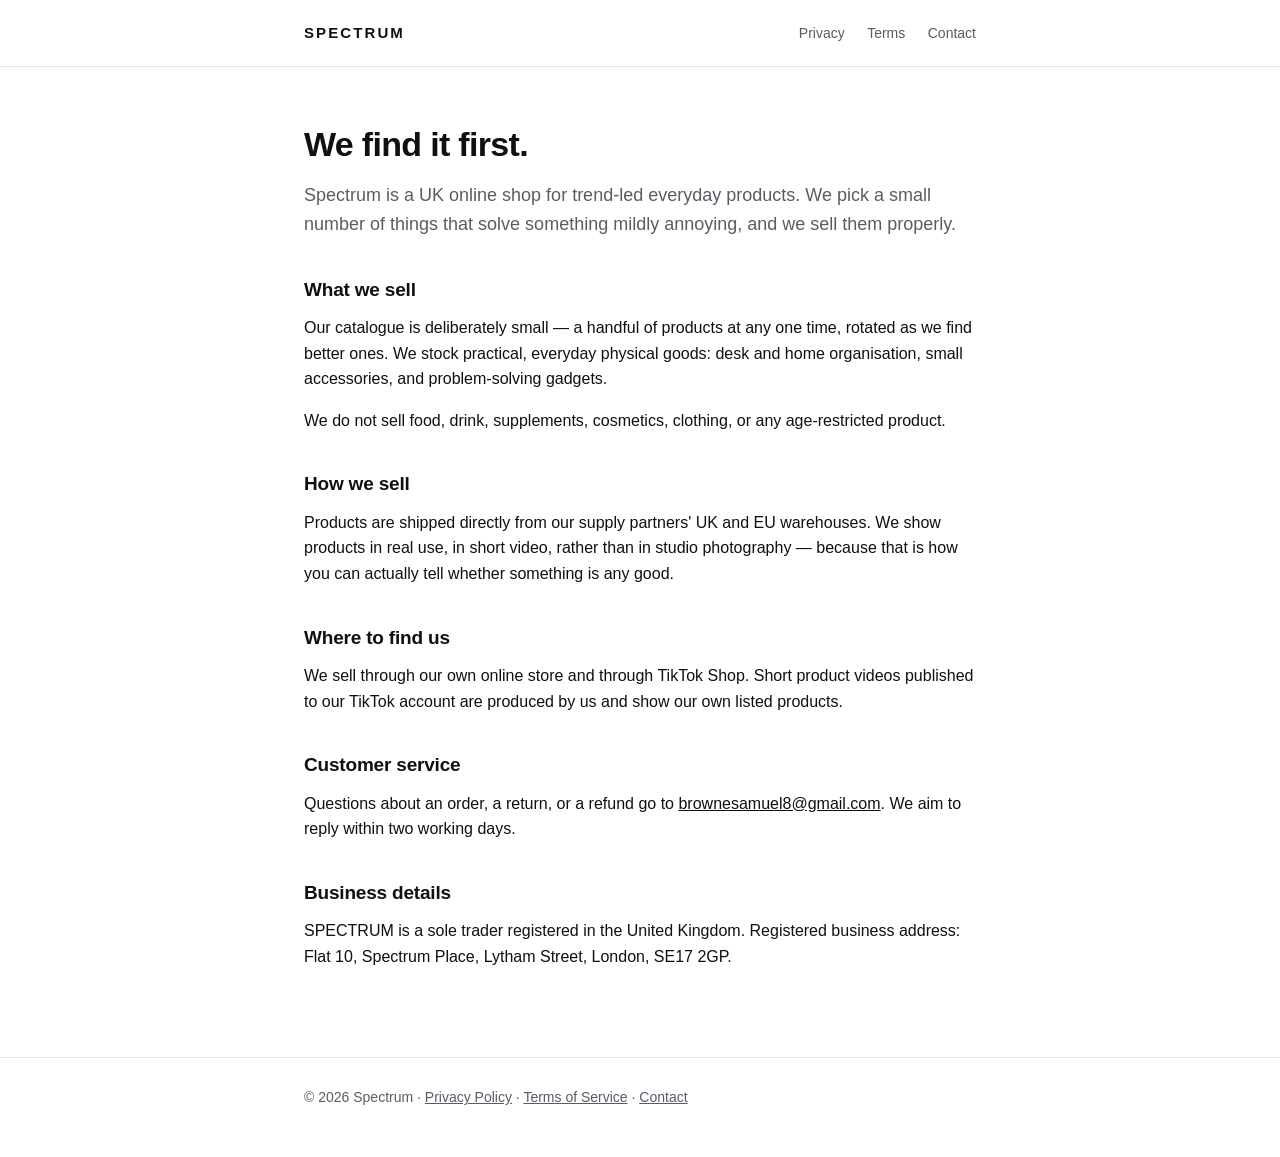
<file: index.html>
<!DOCTYPE html>
<html lang="en-GB">
<head>
<meta charset="utf-8">
<meta name="viewport" content="width=device-width, initial-scale=1">
<title>Spectrum — trend-led essentials</title>
<meta name="description" content="Spectrum is a UK trend-led online shop. We find the product people are about to want, and we get there first.">
<link rel="stylesheet" href="style.css">
</head>
<body>

<header class="site">
  <div class="wrap">
    <a class="logo" href="/">Spectrum</a>
    <nav>
      <a href="/privacy.html">Privacy</a>
      <a href="/terms.html">Terms</a>
      <a href="/contact.html">Contact</a>
    </nav>
  </div>
</header>

<main>
  <div class="wrap">
    <h1>We find it first.</h1>
    <p class="lede">Spectrum is a UK online shop for trend-led everyday products. We pick a small number of things that solve something mildly annoying, and we sell them properly.</p>

    <h2>What we sell</h2>
    <p>Our catalogue is deliberately small — a handful of products at any one time, rotated as we find better ones. We stock practical, everyday physical goods: desk and home organisation, small accessories, and problem-solving gadgets.</p>
    <p>We do not sell food, drink, supplements, cosmetics, clothing, or any age-restricted product.</p>

    <h2>How we sell</h2>
    <p>Products are shipped directly from our supply partners' UK and EU warehouses. We show products in real use, in short video, rather than in studio photography — because that is how you can actually tell whether something is any good.</p>

    <h2>Where to find us</h2>
    <p>We sell through our own online store and through TikTok Shop. Short product videos published to our TikTok account are produced by us and show our own listed products.</p>

    <h2>Customer service</h2>
    <p>Questions about an order, a return, or a refund go to <a href="mailto:brownesamuel8@gmail.com">brownesamuel8@gmail.com</a>. We aim to reply within two working days.</p>

    <h2>Business details</h2>
    <p>SPECTRUM is a sole trader registered in the United Kingdom. Registered business address: Flat 10, Spectrum Place, Lytham Street, London, SE17 2GP.</p>
  </div>
</main>

<footer class="site">
  <div class="wrap">
    &copy; 2026 Spectrum &middot;
    <a href="/privacy.html">Privacy Policy</a> &middot;
    <a href="/terms.html">Terms of Service</a> &middot;
    <a href="/contact.html">Contact</a>
  </div>
</footer>

</body>
</html>
</file>
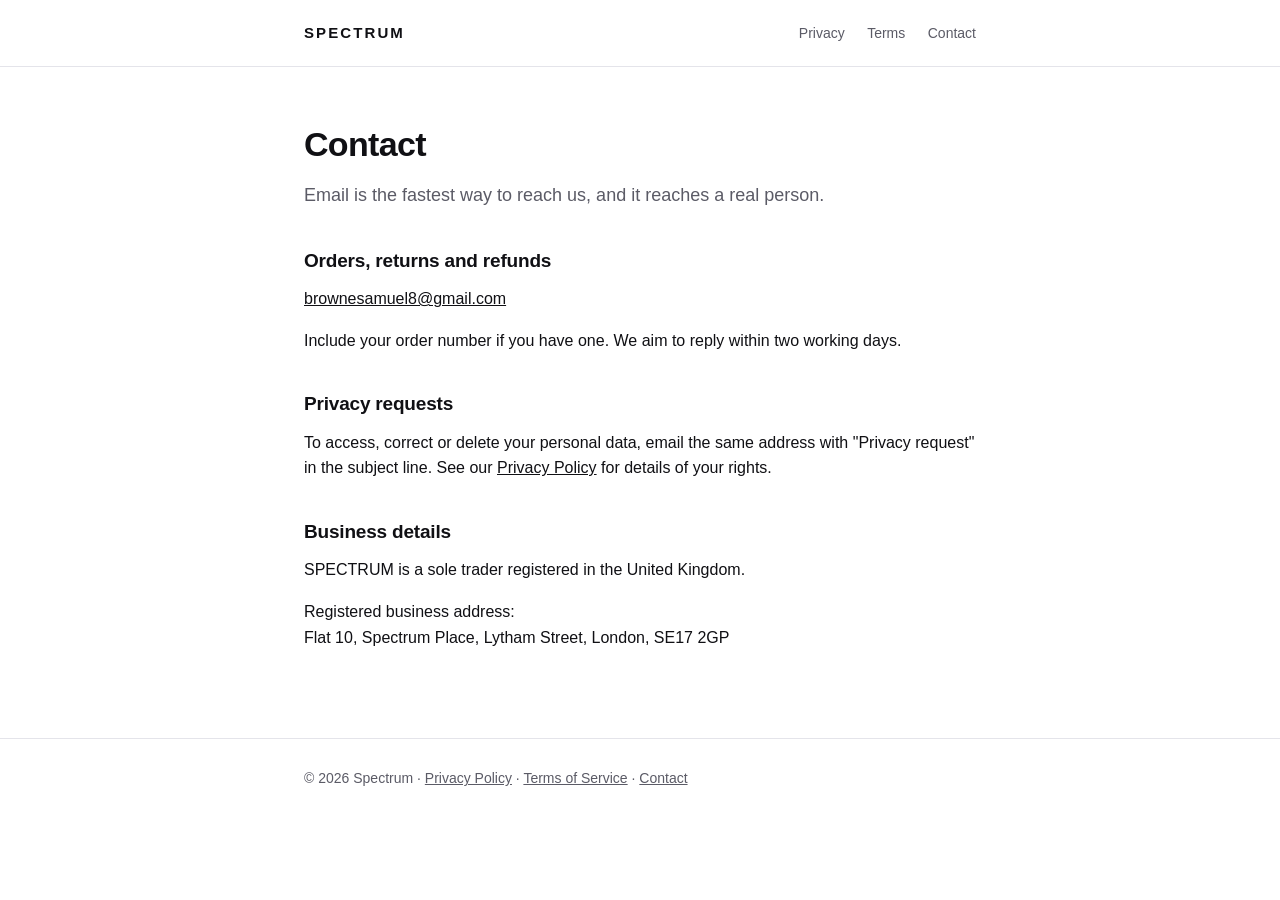
<file: contact.html>
<!DOCTYPE html>
<html lang="en-GB">
<head>
<meta charset="utf-8">
<meta name="viewport" content="width=device-width, initial-scale=1">
<title>Contact — Spectrum</title>
<meta name="description" content="How to contact Spectrum about an order, return or privacy request.">
<link rel="stylesheet" href="style.css">
</head>
<body>

<header class="site">
  <div class="wrap">
    <a class="logo" href="/">Spectrum</a>
    <nav>
      <a href="/privacy.html">Privacy</a>
      <a href="/terms.html">Terms</a>
      <a href="/contact.html">Contact</a>
    </nav>
  </div>
</header>

<main>
  <div class="wrap">
    <h1>Contact</h1>
    <p class="lede">Email is the fastest way to reach us, and it reaches a real person.</p>

    <h2>Orders, returns and refunds</h2>
    <p><a href="mailto:brownesamuel8@gmail.com">brownesamuel8@gmail.com</a></p>
    <p>Include your order number if you have one. We aim to reply within two working days.</p>

    <h2>Privacy requests</h2>
    <p>To access, correct or delete your personal data, email the same address with "Privacy request" in the subject line. See our <a href="/privacy.html">Privacy Policy</a> for details of your rights.</p>

    <h2>Business details</h2>
    <p>SPECTRUM is a sole trader registered in the United Kingdom.</p>
    <p>Registered business address:<br>Flat 10, Spectrum Place, Lytham Street, London, SE17 2GP</p>
  </div>
</main>

<footer class="site">
  <div class="wrap">
    &copy; 2026 Spectrum &middot;
    <a href="/privacy.html">Privacy Policy</a> &middot;
    <a href="/terms.html">Terms of Service</a> &middot;
    <a href="/contact.html">Contact</a>
  </div>
</footer>

</body>
</html>
</file>
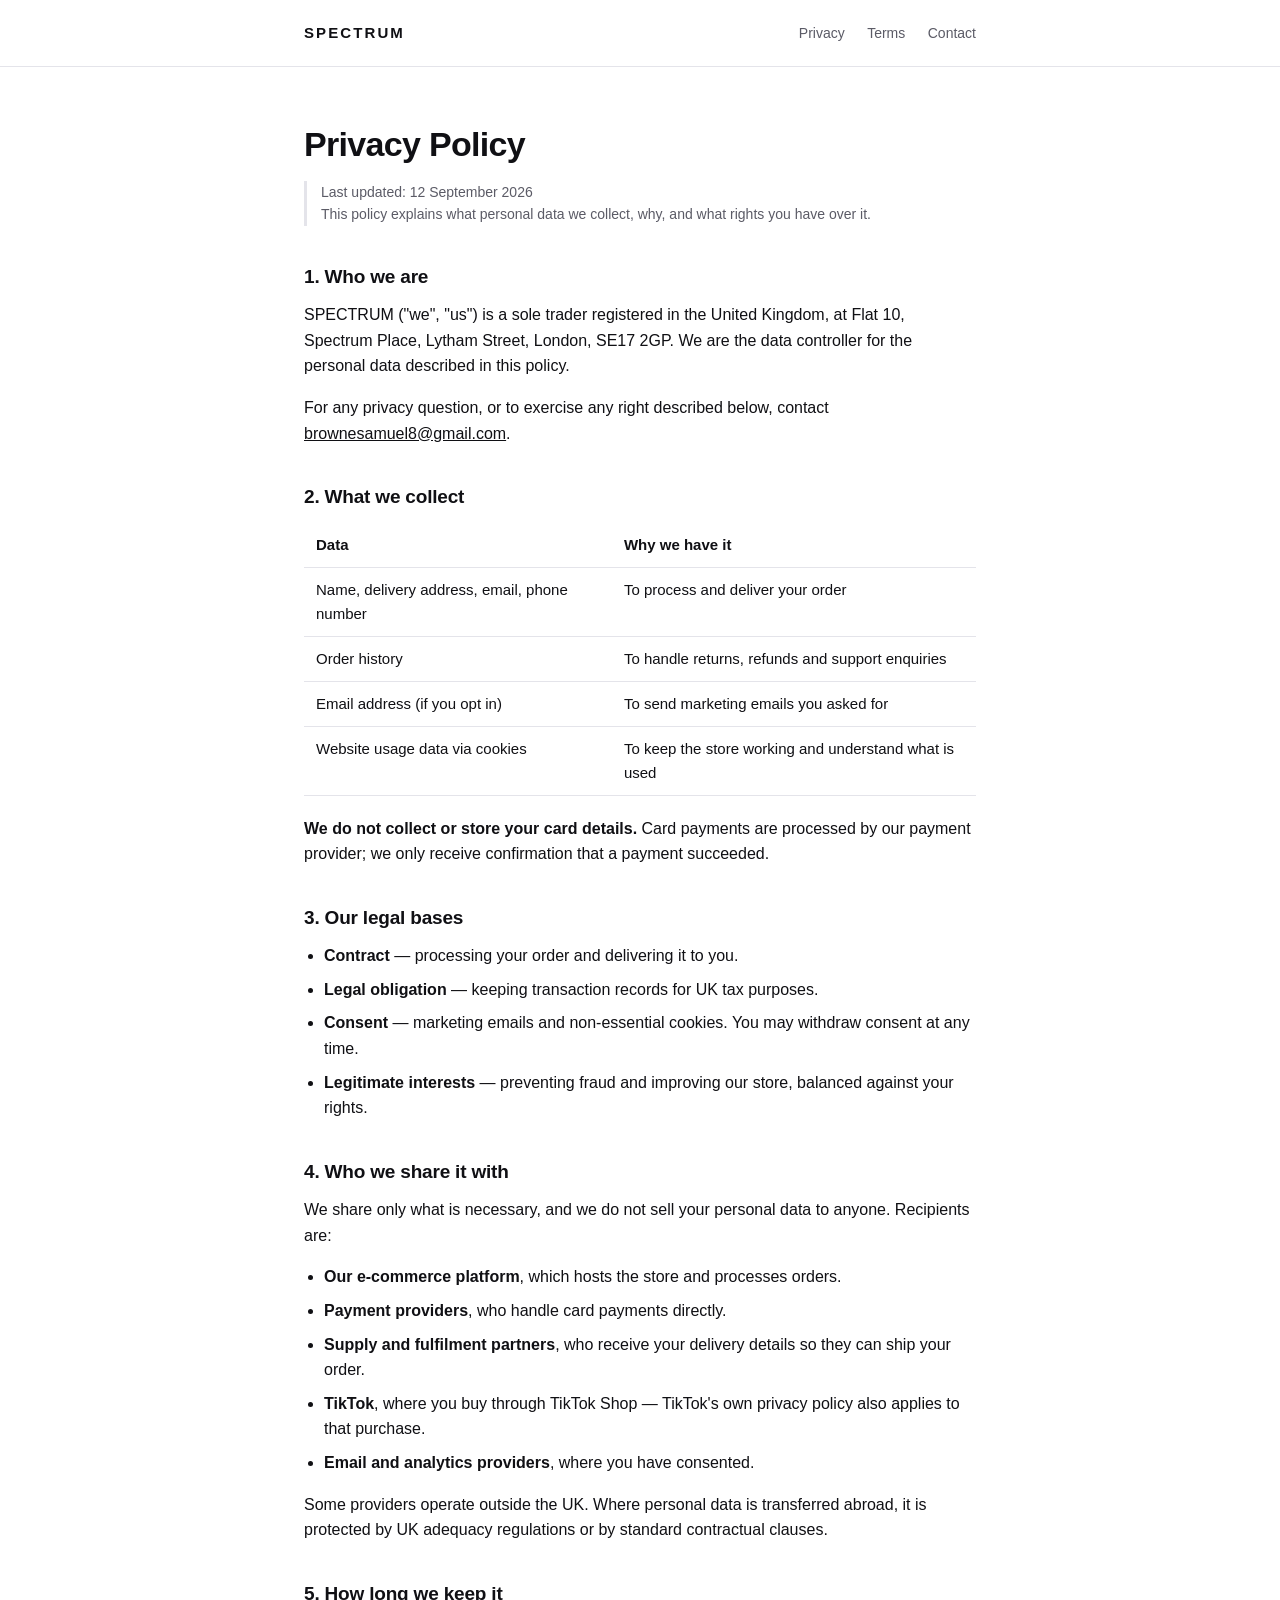
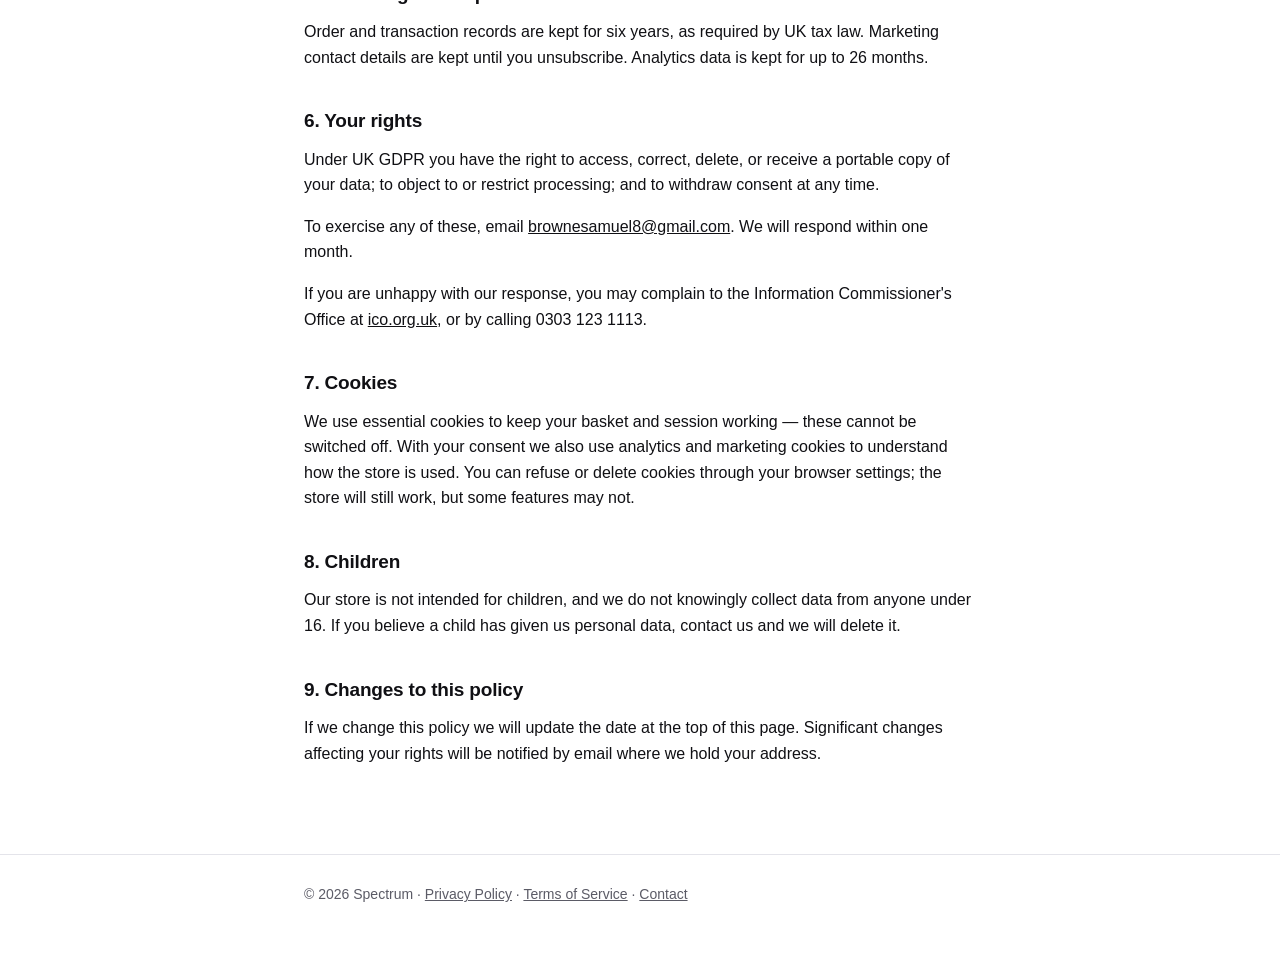
<file: privacy.html>
<!DOCTYPE html>
<html lang="en-GB">
<head>
<meta charset="utf-8">
<meta name="viewport" content="width=device-width, initial-scale=1">
<title>Privacy Policy — Spectrum</title>
<meta name="description" content="How Spectrum collects, uses and protects your personal data under UK GDPR.">
<link rel="stylesheet" href="style.css">
</head>
<body>

<header class="site">
  <div class="wrap">
    <a class="logo" href="/">Spectrum</a>
    <nav>
      <a href="/privacy.html">Privacy</a>
      <a href="/terms.html">Terms</a>
      <a href="/contact.html">Contact</a>
    </nav>
  </div>
</header>

<main>
  <div class="wrap">
    <h1>Privacy Policy</h1>
    <p class="meta">Last updated: 12 September 2026<br>
    This policy explains what personal data we collect, why, and what rights you have over it.</p>

    <h2>1. Who we are</h2>
    <p>SPECTRUM ("we", "us") is a sole trader registered in the United Kingdom, at Flat 10, Spectrum Place, Lytham Street, London, SE17 2GP. We are the data controller for the personal data described in this policy.</p>
    <p>For any privacy question, or to exercise any right described below, contact <a href="mailto:brownesamuel8@gmail.com">brownesamuel8@gmail.com</a>.</p>

    <h2>2. What we collect</h2>
    <table>
      <tr><th>Data</th><th>Why we have it</th></tr>
      <tr><td>Name, delivery address, email, phone number</td><td>To process and deliver your order</td></tr>
      <tr><td>Order history</td><td>To handle returns, refunds and support enquiries</td></tr>
      <tr><td>Email address (if you opt in)</td><td>To send marketing emails you asked for</td></tr>
      <tr><td>Website usage data via cookies</td><td>To keep the store working and understand what is used</td></tr>
    </table>
    <p><strong>We do not collect or store your card details.</strong> Card payments are processed by our payment provider; we only receive confirmation that a payment succeeded.</p>

    <h2>3. Our legal bases</h2>
    <ul>
      <li><strong>Contract</strong> — processing your order and delivering it to you.</li>
      <li><strong>Legal obligation</strong> — keeping transaction records for UK tax purposes.</li>
      <li><strong>Consent</strong> — marketing emails and non-essential cookies. You may withdraw consent at any time.</li>
      <li><strong>Legitimate interests</strong> — preventing fraud and improving our store, balanced against your rights.</li>
    </ul>

    <h2>4. Who we share it with</h2>
    <p>We share only what is necessary, and we do not sell your personal data to anyone. Recipients are:</p>
    <ul>
      <li><strong>Our e-commerce platform</strong>, which hosts the store and processes orders.</li>
      <li><strong>Payment providers</strong>, who handle card payments directly.</li>
      <li><strong>Supply and fulfilment partners</strong>, who receive your delivery details so they can ship your order.</li>
      <li><strong>TikTok</strong>, where you buy through TikTok Shop — TikTok's own privacy policy also applies to that purchase.</li>
      <li><strong>Email and analytics providers</strong>, where you have consented.</li>
    </ul>
    <p>Some providers operate outside the UK. Where personal data is transferred abroad, it is protected by UK adequacy regulations or by standard contractual clauses.</p>

    <h2>5. How long we keep it</h2>
    <p>Order and transaction records are kept for six years, as required by UK tax law. Marketing contact details are kept until you unsubscribe. Analytics data is kept for up to 26 months.</p>

    <h2>6. Your rights</h2>
    <p>Under UK GDPR you have the right to access, correct, delete, or receive a portable copy of your data; to object to or restrict processing; and to withdraw consent at any time.</p>
    <p>To exercise any of these, email <a href="mailto:brownesamuel8@gmail.com">brownesamuel8@gmail.com</a>. We will respond within one month.</p>
    <p>If you are unhappy with our response, you may complain to the Information Commissioner's Office at <a href="https://ico.org.uk">ico.org.uk</a>, or by calling 0303 123 1113.</p>

    <h2>7. Cookies</h2>
    <p>We use essential cookies to keep your basket and session working — these cannot be switched off. With your consent we also use analytics and marketing cookies to understand how the store is used. You can refuse or delete cookies through your browser settings; the store will still work, but some features may not.</p>

    <h2>8. Children</h2>
    <p>Our store is not intended for children, and we do not knowingly collect data from anyone under 16. If you believe a child has given us personal data, contact us and we will delete it.</p>

    <h2>9. Changes to this policy</h2>
    <p>If we change this policy we will update the date at the top of this page. Significant changes affecting your rights will be notified by email where we hold your address.</p>
  </div>
</main>

<footer class="site">
  <div class="wrap">
    &copy; 2026 Spectrum &middot;
    <a href="/privacy.html">Privacy Policy</a> &middot;
    <a href="/terms.html">Terms of Service</a> &middot;
    <a href="/contact.html">Contact</a>
  </div>
</footer>

</body>
</html>
</file>
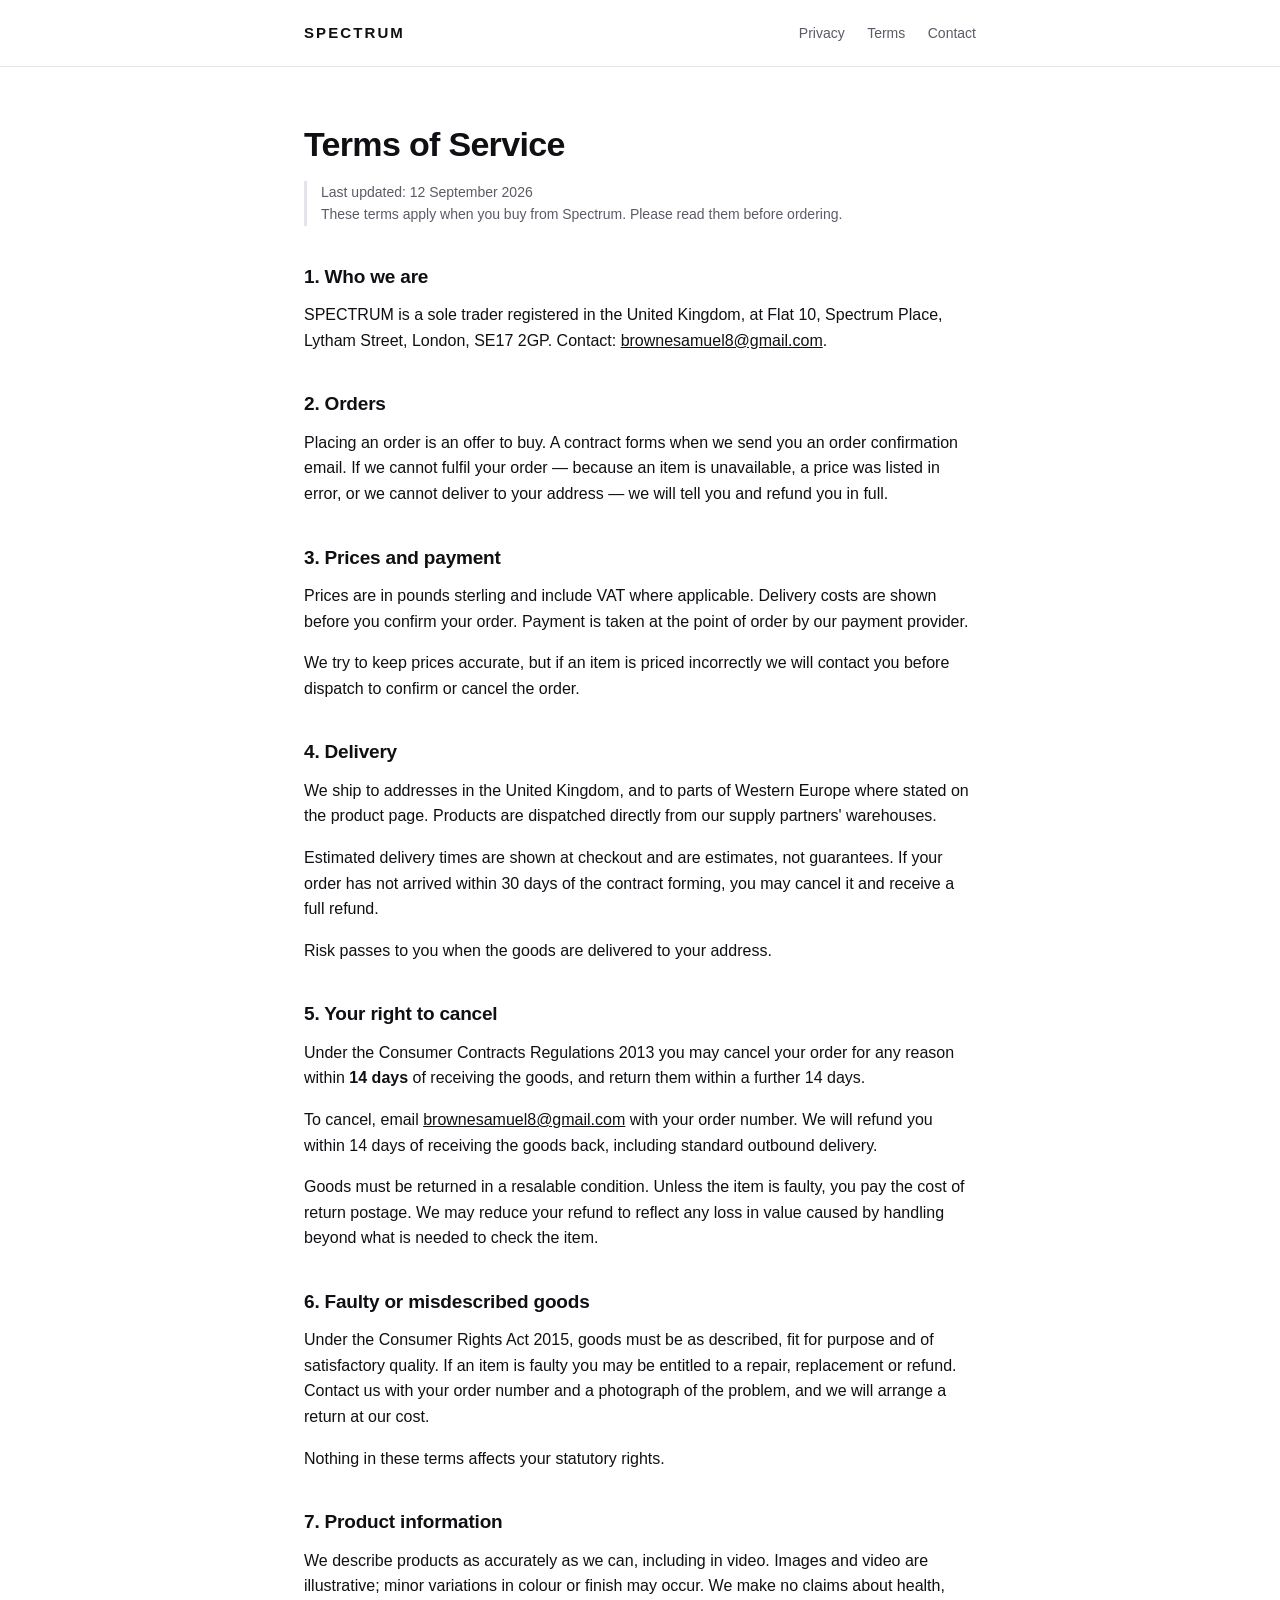
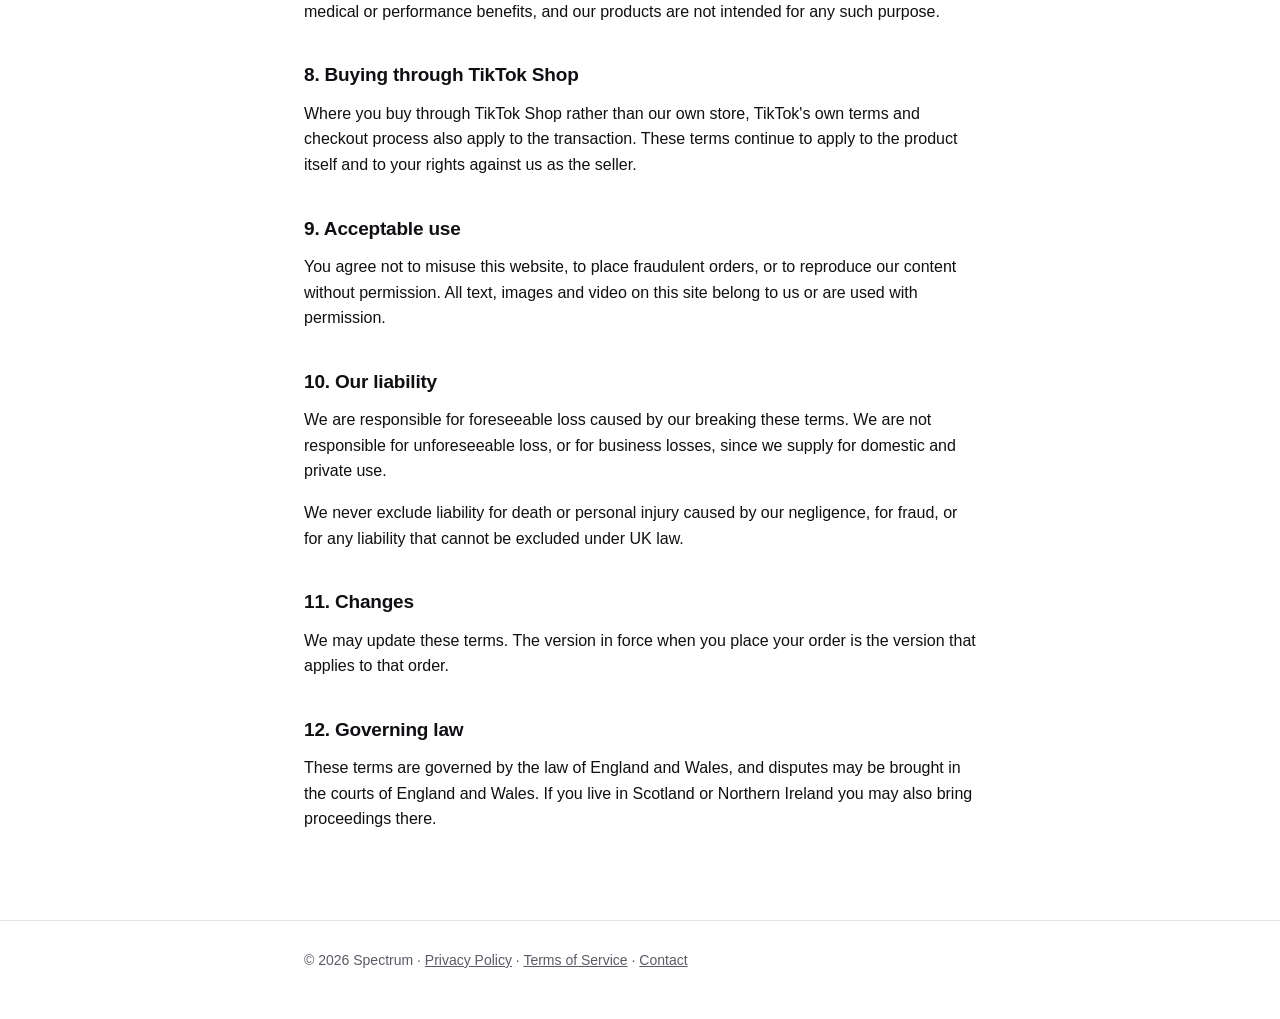
<file: terms.html>
<!DOCTYPE html>
<html lang="en-GB">
<head>
<meta charset="utf-8">
<meta name="viewport" content="width=device-width, initial-scale=1">
<title>Terms of Service — Spectrum</title>
<meta name="description" content="The terms on which Spectrum sells products to customers in the UK.">
<link rel="stylesheet" href="style.css">
</head>
<body>

<header class="site">
  <div class="wrap">
    <a class="logo" href="/">Spectrum</a>
    <nav>
      <a href="/privacy.html">Privacy</a>
      <a href="/terms.html">Terms</a>
      <a href="/contact.html">Contact</a>
    </nav>
  </div>
</header>

<main>
  <div class="wrap">
    <h1>Terms of Service</h1>
    <p class="meta">Last updated: 12 September 2026<br>
    These terms apply when you buy from Spectrum. Please read them before ordering.</p>

    <h2>1. Who we are</h2>
    <p>SPECTRUM is a sole trader registered in the United Kingdom, at Flat 10, Spectrum Place, Lytham Street, London, SE17 2GP. Contact: <a href="mailto:brownesamuel8@gmail.com">brownesamuel8@gmail.com</a>.</p>

    <h2>2. Orders</h2>
    <p>Placing an order is an offer to buy. A contract forms when we send you an order confirmation email. If we cannot fulfil your order — because an item is unavailable, a price was listed in error, or we cannot deliver to your address — we will tell you and refund you in full.</p>

    <h2>3. Prices and payment</h2>
    <p>Prices are in pounds sterling and include VAT where applicable. Delivery costs are shown before you confirm your order. Payment is taken at the point of order by our payment provider.</p>
    <p>We try to keep prices accurate, but if an item is priced incorrectly we will contact you before dispatch to confirm or cancel the order.</p>

    <h2>4. Delivery</h2>
    <p>We ship to addresses in the United Kingdom, and to parts of Western Europe where stated on the product page. Products are dispatched directly from our supply partners' warehouses.</p>
    <p>Estimated delivery times are shown at checkout and are estimates, not guarantees. If your order has not arrived within 30 days of the contract forming, you may cancel it and receive a full refund.</p>
    <p>Risk passes to you when the goods are delivered to your address.</p>

    <h2>5. Your right to cancel</h2>
    <p>Under the Consumer Contracts Regulations 2013 you may cancel your order for any reason within <strong>14 days</strong> of receiving the goods, and return them within a further 14 days.</p>
    <p>To cancel, email <a href="mailto:brownesamuel8@gmail.com">brownesamuel8@gmail.com</a> with your order number. We will refund you within 14 days of receiving the goods back, including standard outbound delivery.</p>
    <p>Goods must be returned in a resalable condition. Unless the item is faulty, you pay the cost of return postage. We may reduce your refund to reflect any loss in value caused by handling beyond what is needed to check the item.</p>

    <h2>6. Faulty or misdescribed goods</h2>
    <p>Under the Consumer Rights Act 2015, goods must be as described, fit for purpose and of satisfactory quality. If an item is faulty you may be entitled to a repair, replacement or refund. Contact us with your order number and a photograph of the problem, and we will arrange a return at our cost.</p>
    <p>Nothing in these terms affects your statutory rights.</p>

    <h2>7. Product information</h2>
    <p>We describe products as accurately as we can, including in video. Images and video are illustrative; minor variations in colour or finish may occur. We make no claims about health, medical or performance benefits, and our products are not intended for any such purpose.</p>

    <h2>8. Buying through TikTok Shop</h2>
    <p>Where you buy through TikTok Shop rather than our own store, TikTok's own terms and checkout process also apply to the transaction. These terms continue to apply to the product itself and to your rights against us as the seller.</p>

    <h2>9. Acceptable use</h2>
    <p>You agree not to misuse this website, to place fraudulent orders, or to reproduce our content without permission. All text, images and video on this site belong to us or are used with permission.</p>

    <h2>10. Our liability</h2>
    <p>We are responsible for foreseeable loss caused by our breaking these terms. We are not responsible for unforeseeable loss, or for business losses, since we supply for domestic and private use.</p>
    <p>We never exclude liability for death or personal injury caused by our negligence, for fraud, or for any liability that cannot be excluded under UK law.</p>

    <h2>11. Changes</h2>
    <p>We may update these terms. The version in force when you place your order is the version that applies to that order.</p>

    <h2>12. Governing law</h2>
    <p>These terms are governed by the law of England and Wales, and disputes may be brought in the courts of England and Wales. If you live in Scotland or Northern Ireland you may also bring proceedings there.</p>
  </div>
</main>

<footer class="site">
  <div class="wrap">
    &copy; 2026 Spectrum &middot;
    <a href="/privacy.html">Privacy Policy</a> &middot;
    <a href="/terms.html">Terms of Service</a> &middot;
    <a href="/contact.html">Contact</a>
  </div>
</footer>

</body>
</html>
</file>
<file: style.css>
:root {
  --ink: #101014;
  --muted: #5b5b66;
  --line: #e4e4ea;
  --bg: #ffffff;
  --accent: #101014;
  --flag-bg: #fff3cd;
  --flag-ink: #7a5800;
}

* { box-sizing: border-box; }

body {
  margin: 0;
  font-family: -apple-system, BlinkMacSystemFont, "Segoe UI", Inter, Helvetica, Arial, sans-serif;
  color: var(--ink);
  background: var(--bg);
  line-height: 1.6;
  -webkit-font-smoothing: antialiased;
}

.wrap {
  max-width: 720px;
  margin: 0 auto;
  padding: 0 24px;
}

header.site {
  border-bottom: 1px solid var(--line);
  padding: 20px 0;
}

header.site .wrap {
  display: flex;
  align-items: center;
  justify-content: space-between;
  gap: 16px;
}

.logo {
  font-weight: 700;
  letter-spacing: 0.14em;
  text-transform: uppercase;
  font-size: 15px;
  text-decoration: none;
  color: var(--ink);
}

nav a {
  color: var(--muted);
  text-decoration: none;
  font-size: 14px;
  margin-left: 18px;
}

nav a:hover { color: var(--ink); }

main { padding: 56px 0 72px; }

h1 {
  font-size: 34px;
  line-height: 1.25;
  margin: 0 0 16px;
  letter-spacing: -0.02em;
}

h2 {
  font-size: 19px;
  margin: 36px 0 10px;
  letter-spacing: -0.01em;
}

p { margin: 0 0 16px; }

.lede {
  font-size: 18px;
  color: var(--muted);
  margin-bottom: 28px;
}

ul { padding-left: 20px; margin: 0 0 16px; }
li { margin-bottom: 8px; }

.meta {
  font-size: 14px;
  color: var(--muted);
  border-left: 3px solid var(--line);
  padding-left: 14px;
  margin-bottom: 32px;
}

.flag {
  background: var(--flag-bg);
  color: var(--flag-ink);
  padding: 1px 6px;
  border-radius: 3px;
  font-weight: 600;
  white-space: nowrap;
}

footer.site {
  border-top: 1px solid var(--line);
  padding: 28px 0 48px;
  font-size: 14px;
  color: var(--muted);
}

footer.site a { color: var(--muted); }

table {
  width: 100%;
  border-collapse: collapse;
  margin: 0 0 20px;
  font-size: 15px;
}

th, td {
  text-align: left;
  padding: 10px 12px;
  border-bottom: 1px solid var(--line);
  vertical-align: top;
}

th { font-weight: 600; }

a { color: var(--accent); }

@media (max-width: 560px) {
  h1 { font-size: 27px; }
  nav a { margin-left: 12px; font-size: 13px; }
  header.site .wrap { flex-direction: column; align-items: flex-start; gap: 8px; }
}
</file>
